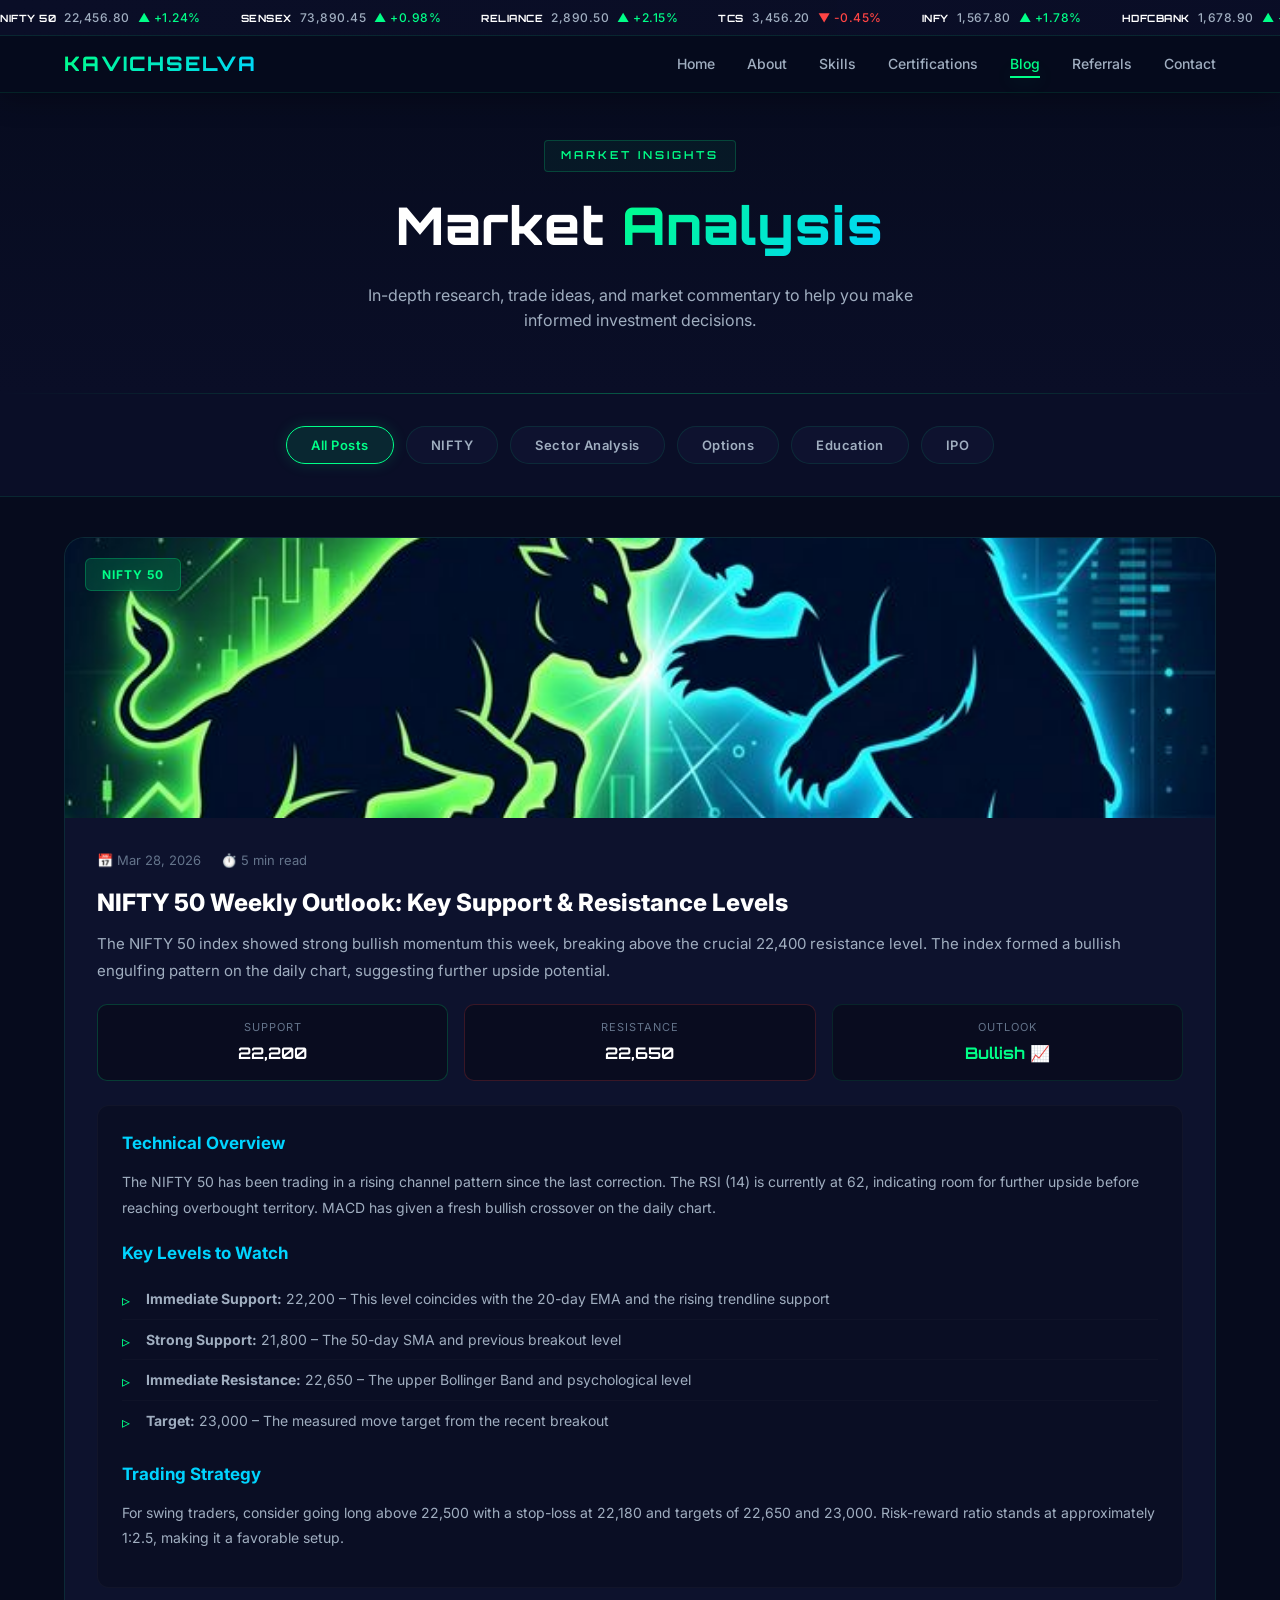
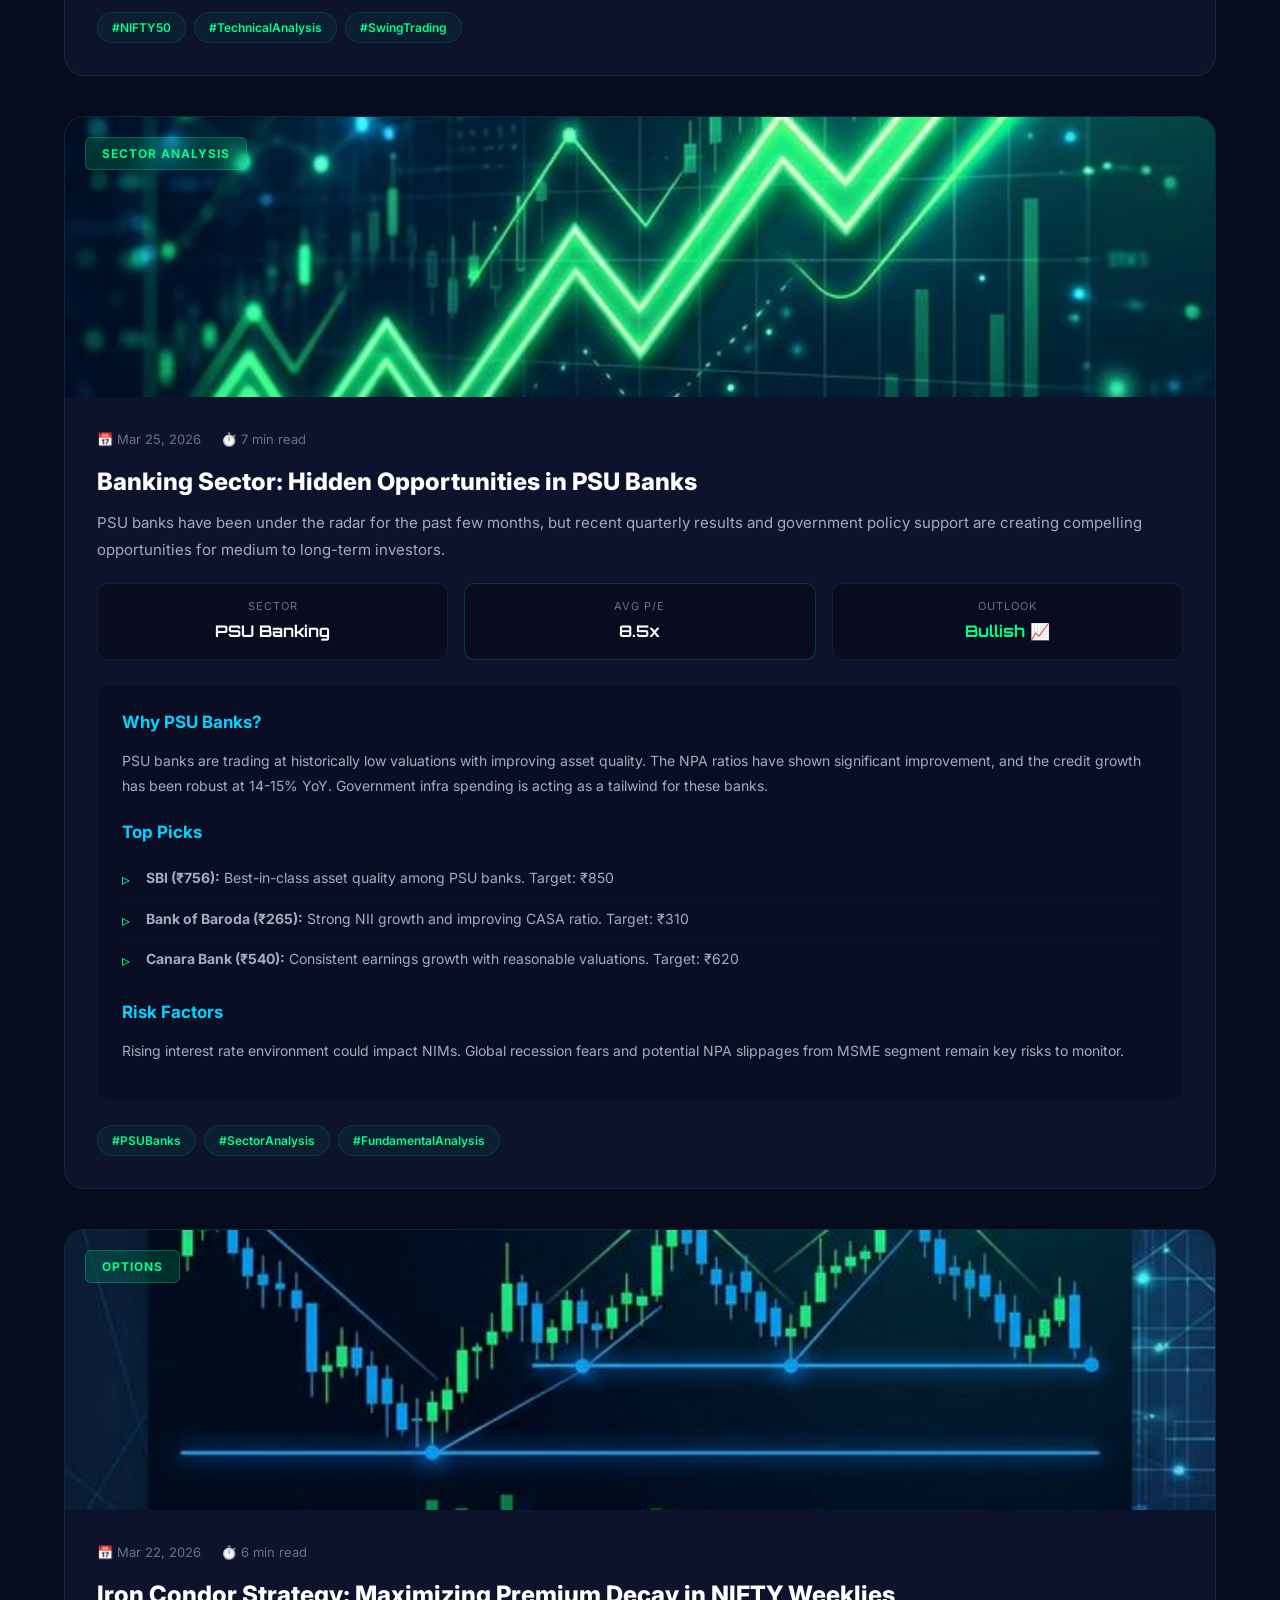
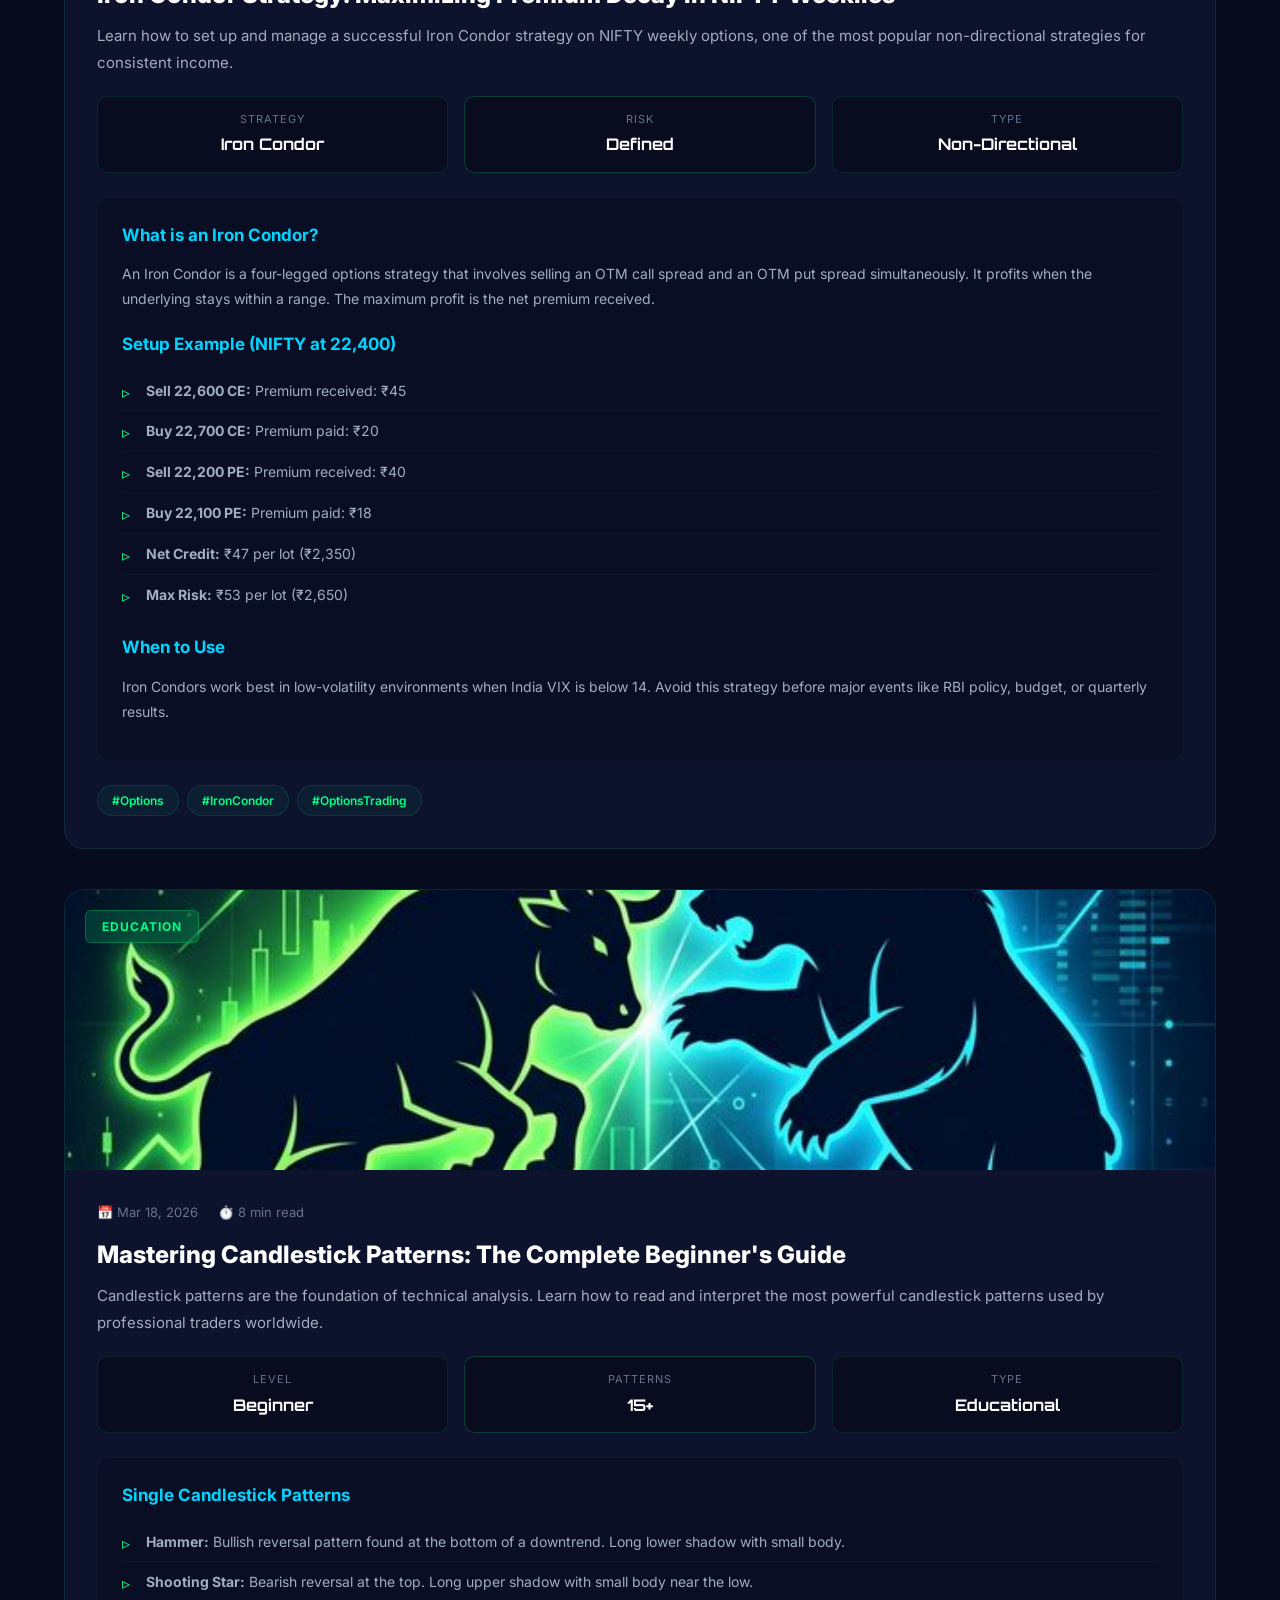
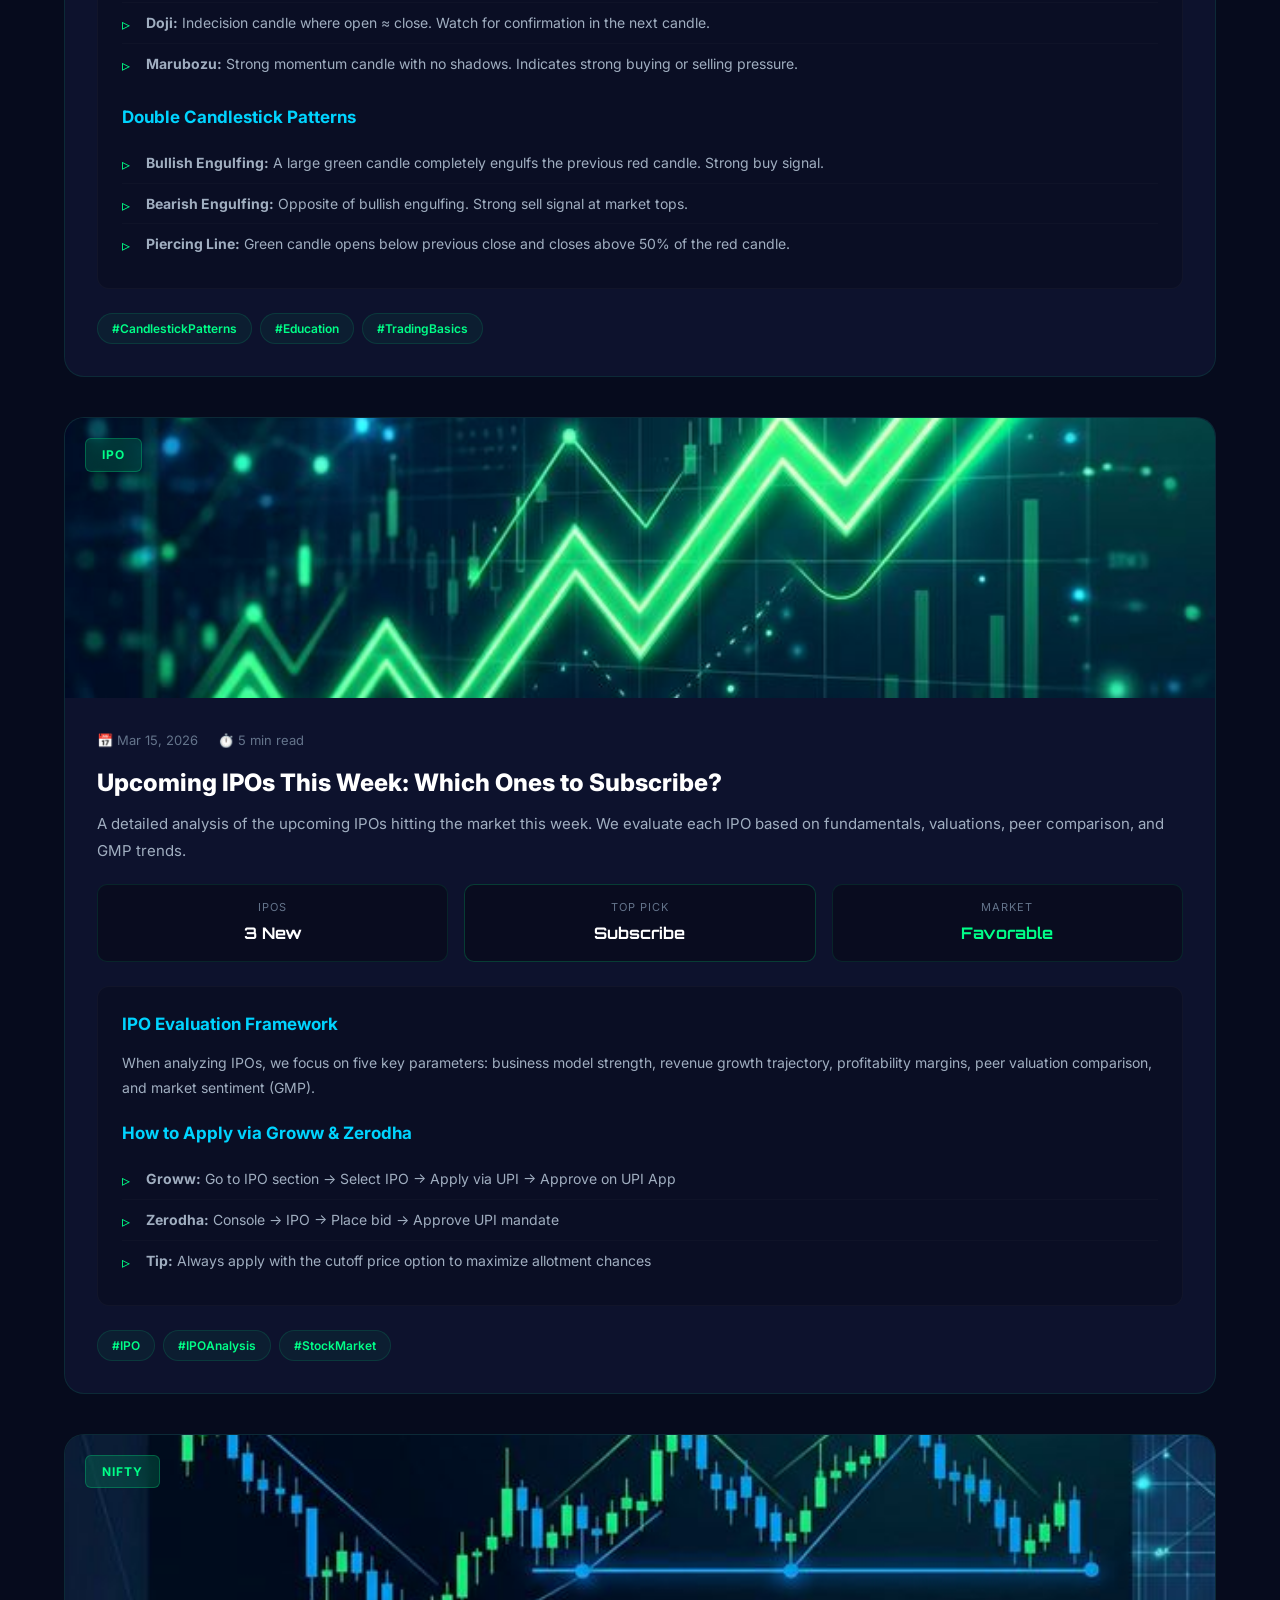
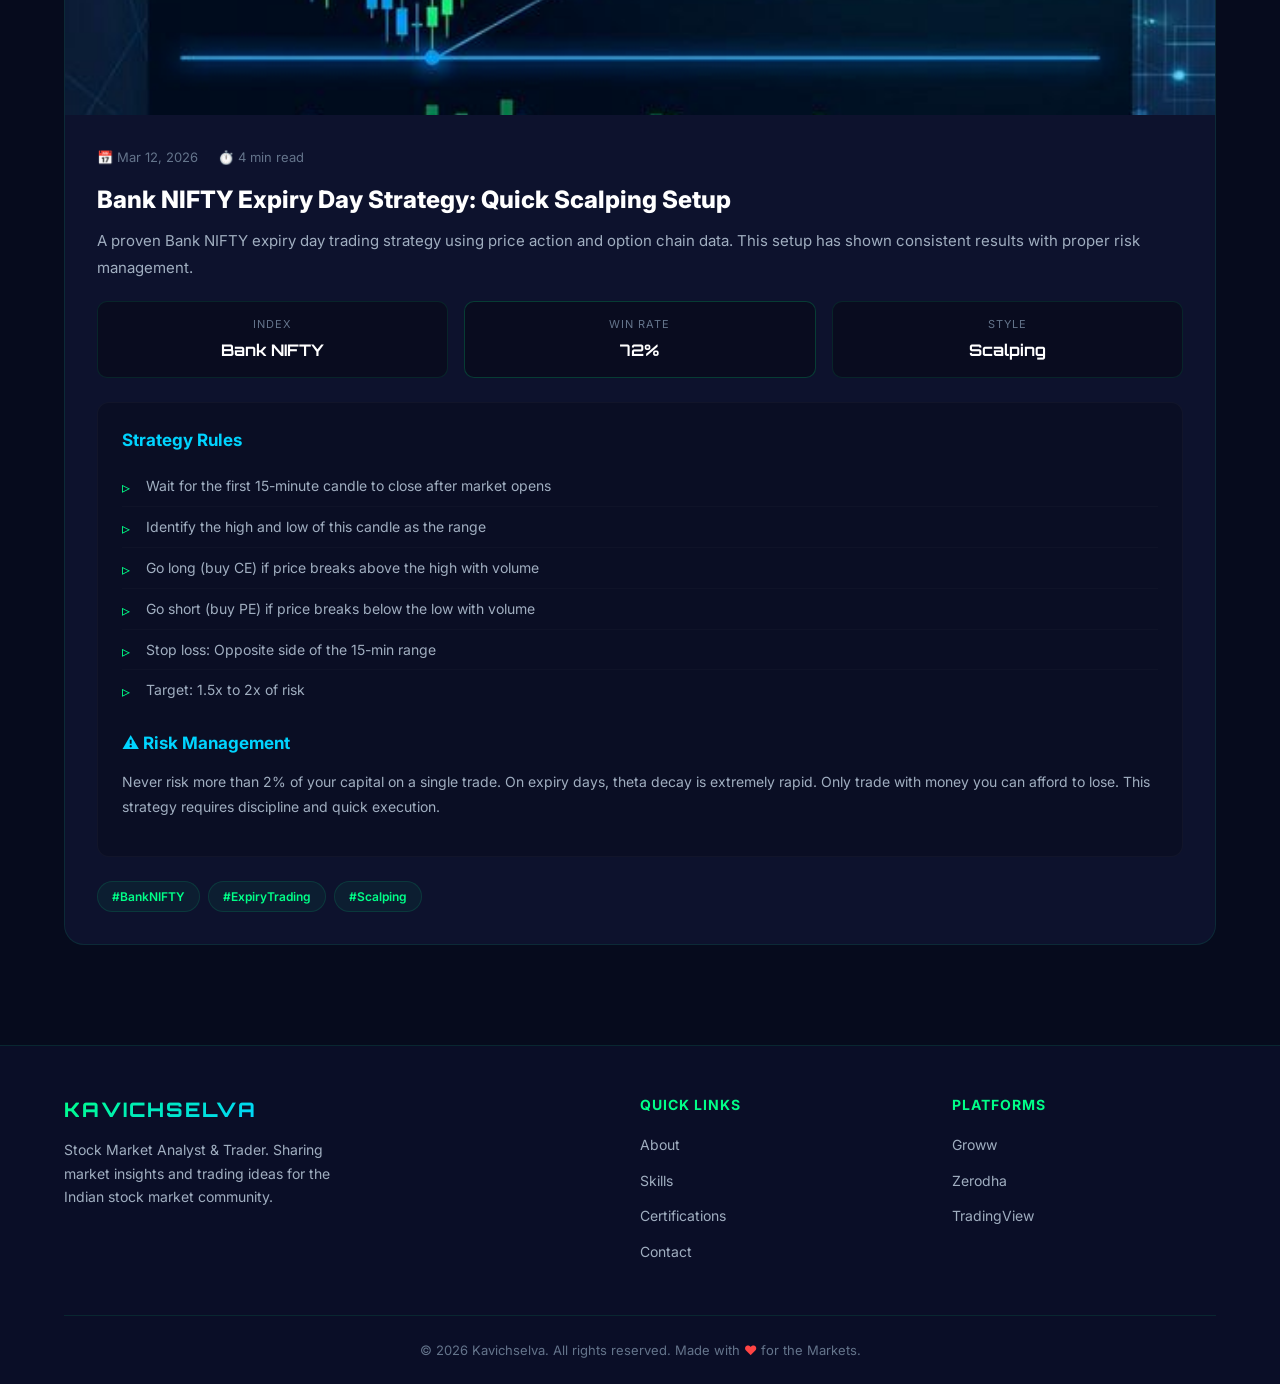
<file: blog.html>
<!DOCTYPE html>
<html lang="en">
<head>
    <meta charset="UTF-8">
    <meta name="viewport" content="width=device-width, initial-scale=1.0">
    <meta name="description" content="Market Analysis & Trading Insights by Kavichselva. In-depth technical and fundamental analysis of Indian stock markets.">
    <title>Market Analysis | Kavichselva</title>
    <link rel="stylesheet" href="style.css">
    <link rel="stylesheet" href="blog.css">
    <link rel="icon" href="data:image/svg+xml,<svg xmlns='http://www.w3.org/2000/svg' viewBox='0 0 100 100'><text y='.9em' font-size='90'>📈</text></svg>">
</head>
<body>

    <!-- ===== STOCK TICKER BAR ===== -->
    <div class="ticker-bar" id="ticker-bar">
        <div class="ticker-content" id="ticker-content"></div>
    </div>

    <!-- ===== NAVBAR ===== -->
    <nav class="navbar scrolled" id="navbar">
        <div class="nav-container">
            <a href="index.html" class="nav-logo">KAVICHSELVA</a>
            <ul class="nav-links" id="nav-links">
                <li><a href="index.html">Home</a></li>
                <li><a href="index.html#about">About</a></li>
                <li><a href="index.html#skills">Skills</a></li>
                <li><a href="index.html#certifications">Certifications</a></li>
                <li><a href="#" class="active">Blog</a></li>
                <li><a href="index.html#referrals">Referrals</a></li>
                <li><a href="index.html#contact">Contact</a></li>
            </ul>
            <div class="hamburger" id="hamburger">
                <span></span>
                <span></span>
                <span></span>
            </div>
        </div>
    </nav>

    <!-- ===== BLOG HERO ===== -->
    <section class="blog-hero">
        <div class="container">
            <div class="blog-hero-content">
                <span class="section-tag">Market Insights</span>
                <h1 class="section-title" style="font-size: clamp(32px, 5vw, 52px);">Market <span class="highlight">Analysis</span></h1>
                <p class="section-desc">In-depth research, trade ideas, and market commentary to help you make informed investment decisions.</p>
            </div>
        </div>
    </section>

    <!-- ===== BLOG FILTERS ===== -->
    <section class="blog-filters-section">
        <div class="container">
            <div class="blog-filters" id="blog-filters">
                <button class="filter-btn active" data-filter="all">All Posts</button>
                <button class="filter-btn" data-filter="nifty">NIFTY</button>
                <button class="filter-btn" data-filter="sector">Sector Analysis</button>
                <button class="filter-btn" data-filter="options">Options</button>
                <button class="filter-btn" data-filter="education">Education</button>
                <button class="filter-btn" data-filter="ipo">IPO</button>
            </div>
        </div>
    </section>

    <!-- ===== BLOG POSTS ===== -->
    <section class="section blog-posts-section">
        <div class="container">
            <div class="blog-posts-grid" id="blog-posts-grid">

                <!-- Post 1 -->
                <article class="blog-post-card reveal" data-category="nifty">
                    <div class="post-image">
                        <img src="images/blog-1.png" alt="NIFTY 50 Analysis">
                        <div class="post-category">NIFTY 50</div>
                    </div>
                    <div class="post-content">
                        <div class="post-meta">
                            <span class="post-date">📅 Mar 28, 2026</span>
                            <span class="post-read">⏱️ 5 min read</span>
                        </div>
                        <h2>NIFTY 50 Weekly Outlook: Key Support & Resistance Levels</h2>
                        <p>The NIFTY 50 index showed strong bullish momentum this week, breaking above the crucial 22,400 resistance level. The index formed a bullish engulfing pattern on the daily chart, suggesting further upside potential.</p>
                        <div class="post-highlights">
                            <div class="highlight-item gain">
                                <span class="hl-label">Support</span>
                                <span class="hl-value">22,200</span>
                            </div>
                            <div class="highlight-item loss">
                                <span class="hl-label">Resistance</span>
                                <span class="hl-value">22,650</span>
                            </div>
                            <div class="highlight-item">
                                <span class="hl-label">Outlook</span>
                                <span class="hl-value gain-text">Bullish 📈</span>
                            </div>
                        </div>
                        <div class="post-body">
                            <h3>Technical Overview</h3>
                            <p>The NIFTY 50 has been trading in a rising channel pattern since the last correction. The RSI (14) is currently at 62, indicating room for further upside before reaching overbought territory. MACD has given a fresh bullish crossover on the daily chart.</p>
                            <h3>Key Levels to Watch</h3>
                            <ul>
                                <li><strong>Immediate Support:</strong> 22,200 – This level coincides with the 20-day EMA and the rising trendline support</li>
                                <li><strong>Strong Support:</strong> 21,800 – The 50-day SMA and previous breakout level</li>
                                <li><strong>Immediate Resistance:</strong> 22,650 – The upper Bollinger Band and psychological level</li>
                                <li><strong>Target:</strong> 23,000 – The measured move target from the recent breakout</li>
                            </ul>
                            <h3>Trading Strategy</h3>
                            <p>For swing traders, consider going long above 22,500 with a stop-loss at 22,180 and targets of 22,650 and 23,000. Risk-reward ratio stands at approximately 1:2.5, making it a favorable setup.</p>
                        </div>
                        <div class="post-tags">
                            <span class="tag">#NIFTY50</span>
                            <span class="tag">#TechnicalAnalysis</span>
                            <span class="tag">#SwingTrading</span>
                        </div>
                    </div>
                </article>

                <!-- Post 2 -->
                <article class="blog-post-card reveal" data-category="sector">
                    <div class="post-image">
                        <img src="images/blog-2.png" alt="Banking Sector">
                        <div class="post-category">Sector Analysis</div>
                    </div>
                    <div class="post-content">
                        <div class="post-meta">
                            <span class="post-date">📅 Mar 25, 2026</span>
                            <span class="post-read">⏱️ 7 min read</span>
                        </div>
                        <h2>Banking Sector: Hidden Opportunities in PSU Banks</h2>
                        <p>PSU banks have been under the radar for the past few months, but recent quarterly results and government policy support are creating compelling opportunities for medium to long-term investors.</p>
                        <div class="post-highlights">
                            <div class="highlight-item">
                                <span class="hl-label">Sector</span>
                                <span class="hl-value">PSU Banking</span>
                            </div>
                            <div class="highlight-item gain">
                                <span class="hl-label">Avg P/E</span>
                                <span class="hl-value">8.5x</span>
                            </div>
                            <div class="highlight-item">
                                <span class="hl-label">Outlook</span>
                                <span class="hl-value gain-text">Bullish 📈</span>
                            </div>
                        </div>
                        <div class="post-body">
                            <h3>Why PSU Banks?</h3>
                            <p>PSU banks are trading at historically low valuations with improving asset quality. The NPA ratios have shown significant improvement, and the credit growth has been robust at 14-15% YoY. Government infra spending is acting as a tailwind for these banks.</p>
                            <h3>Top Picks</h3>
                            <ul>
                                <li><strong>SBI (₹756):</strong> Best-in-class asset quality among PSU banks. Target: ₹850</li>
                                <li><strong>Bank of Baroda (₹265):</strong> Strong NII growth and improving CASA ratio. Target: ₹310</li>
                                <li><strong>Canara Bank (₹540):</strong> Consistent earnings growth with reasonable valuations. Target: ₹620</li>
                            </ul>
                            <h3>Risk Factors</h3>
                            <p>Rising interest rate environment could impact NIMs. Global recession fears and potential NPA slippages from MSME segment remain key risks to monitor.</p>
                        </div>
                        <div class="post-tags">
                            <span class="tag">#PSUBanks</span>
                            <span class="tag">#SectorAnalysis</span>
                            <span class="tag">#FundamentalAnalysis</span>
                        </div>
                    </div>
                </article>

                <!-- Post 3 -->
                <article class="blog-post-card reveal" data-category="options">
                    <div class="post-image">
                        <img src="images/blog-3.png" alt="Options Strategy">
                        <div class="post-category">Options</div>
                    </div>
                    <div class="post-content">
                        <div class="post-meta">
                            <span class="post-date">📅 Mar 22, 2026</span>
                            <span class="post-read">⏱️ 6 min read</span>
                        </div>
                        <h2>Iron Condor Strategy: Maximizing Premium Decay in NIFTY Weeklies</h2>
                        <p>Learn how to set up and manage a successful Iron Condor strategy on NIFTY weekly options, one of the most popular non-directional strategies for consistent income.</p>
                        <div class="post-highlights">
                            <div class="highlight-item">
                                <span class="hl-label">Strategy</span>
                                <span class="hl-value">Iron Condor</span>
                            </div>
                            <div class="highlight-item gain">
                                <span class="hl-label">Risk</span>
                                <span class="hl-value">Defined</span>
                            </div>
                            <div class="highlight-item">
                                <span class="hl-label">Type</span>
                                <span class="hl-value">Non-Directional</span>
                            </div>
                        </div>
                        <div class="post-body">
                            <h3>What is an Iron Condor?</h3>
                            <p>An Iron Condor is a four-legged options strategy that involves selling an OTM call spread and an OTM put spread simultaneously. It profits when the underlying stays within a range. The maximum profit is the net premium received.</p>
                            <h3>Setup Example (NIFTY at 22,400)</h3>
                            <ul>
                                <li><strong>Sell 22,600 CE:</strong> Premium received: ₹45</li>
                                <li><strong>Buy 22,700 CE:</strong> Premium paid: ₹20</li>
                                <li><strong>Sell 22,200 PE:</strong> Premium received: ₹40</li>
                                <li><strong>Buy 22,100 PE:</strong> Premium paid: ₹18</li>
                                <li><strong>Net Credit:</strong> ₹47 per lot (₹2,350)</li>
                                <li><strong>Max Risk:</strong> ₹53 per lot (₹2,650)</li>
                            </ul>
                            <h3>When to Use</h3>
                            <p>Iron Condors work best in low-volatility environments when India VIX is below 14. Avoid this strategy before major events like RBI policy, budget, or quarterly results.</p>
                        </div>
                        <div class="post-tags">
                            <span class="tag">#Options</span>
                            <span class="tag">#IronCondor</span>
                            <span class="tag">#OptionsTrading</span>
                        </div>
                    </div>
                </article>

                <!-- Post 4 -->
                <article class="blog-post-card reveal" data-category="education">
                    <div class="post-image">
                        <img src="images/blog-1.png" alt="Candlestick Patterns">
                        <div class="post-category">Education</div>
                    </div>
                    <div class="post-content">
                        <div class="post-meta">
                            <span class="post-date">📅 Mar 18, 2026</span>
                            <span class="post-read">⏱️ 8 min read</span>
                        </div>
                        <h2>Mastering Candlestick Patterns: The Complete Beginner's Guide</h2>
                        <p>Candlestick patterns are the foundation of technical analysis. Learn how to read and interpret the most powerful candlestick patterns used by professional traders worldwide.</p>
                        <div class="post-highlights">
                            <div class="highlight-item">
                                <span class="hl-label">Level</span>
                                <span class="hl-value">Beginner</span>
                            </div>
                            <div class="highlight-item gain">
                                <span class="hl-label">Patterns</span>
                                <span class="hl-value">15+</span>
                            </div>
                            <div class="highlight-item">
                                <span class="hl-label">Type</span>
                                <span class="hl-value">Educational</span>
                            </div>
                        </div>
                        <div class="post-body">
                            <h3>Single Candlestick Patterns</h3>
                            <ul>
                                <li><strong>Hammer:</strong> Bullish reversal pattern found at the bottom of a downtrend. Long lower shadow with small body.</li>
                                <li><strong>Shooting Star:</strong> Bearish reversal at the top. Long upper shadow with small body near the low.</li>
                                <li><strong>Doji:</strong> Indecision candle where open ≈ close. Watch for confirmation in the next candle.</li>
                                <li><strong>Marubozu:</strong> Strong momentum candle with no shadows. Indicates strong buying or selling pressure.</li>
                            </ul>
                            <h3>Double Candlestick Patterns</h3>
                            <ul>
                                <li><strong>Bullish Engulfing:</strong> A large green candle completely engulfs the previous red candle. Strong buy signal.</li>
                                <li><strong>Bearish Engulfing:</strong> Opposite of bullish engulfing. Strong sell signal at market tops.</li>
                                <li><strong>Piercing Line:</strong> Green candle opens below previous close and closes above 50% of the red candle.</li>
                            </ul>
                        </div>
                        <div class="post-tags">
                            <span class="tag">#CandlestickPatterns</span>
                            <span class="tag">#Education</span>
                            <span class="tag">#TradingBasics</span>
                        </div>
                    </div>
                </article>

                <!-- Post 5 -->
                <article class="blog-post-card reveal" data-category="ipo">
                    <div class="post-image">
                        <img src="images/blog-2.png" alt="IPO Analysis">
                        <div class="post-category">IPO</div>
                    </div>
                    <div class="post-content">
                        <div class="post-meta">
                            <span class="post-date">📅 Mar 15, 2026</span>
                            <span class="post-read">⏱️ 5 min read</span>
                        </div>
                        <h2>Upcoming IPOs This Week: Which Ones to Subscribe?</h2>
                        <p>A detailed analysis of the upcoming IPOs hitting the market this week. We evaluate each IPO based on fundamentals, valuations, peer comparison, and GMP trends.</p>
                        <div class="post-highlights">
                            <div class="highlight-item">
                                <span class="hl-label">IPOs</span>
                                <span class="hl-value">3 New</span>
                            </div>
                            <div class="highlight-item gain">
                                <span class="hl-label">Top Pick</span>
                                <span class="hl-value">Subscribe</span>
                            </div>
                            <div class="highlight-item">
                                <span class="hl-label">Market</span>
                                <span class="hl-value gain-text">Favorable</span>
                            </div>
                        </div>
                        <div class="post-body">
                            <h3>IPO Evaluation Framework</h3>
                            <p>When analyzing IPOs, we focus on five key parameters: business model strength, revenue growth trajectory, profitability margins, peer valuation comparison, and market sentiment (GMP).</p>
                            <h3>How to Apply via Groww & Zerodha</h3>
                            <ul>
                                <li><strong>Groww:</strong> Go to IPO section → Select IPO → Apply via UPI → Approve on UPI App</li>
                                <li><strong>Zerodha:</strong> Console → IPO → Place bid → Approve UPI mandate</li>
                                <li><strong>Tip:</strong> Always apply with the cutoff price option to maximize allotment chances</li>
                            </ul>
                        </div>
                        <div class="post-tags">
                            <span class="tag">#IPO</span>
                            <span class="tag">#IPOAnalysis</span>
                            <span class="tag">#StockMarket</span>
                        </div>
                    </div>
                </article>

                <!-- Post 6 -->
                <article class="blog-post-card reveal" data-category="nifty">
                    <div class="post-image">
                        <img src="images/blog-3.png" alt="Bank NIFTY Analysis">
                        <div class="post-category">NIFTY</div>
                    </div>
                    <div class="post-content">
                        <div class="post-meta">
                            <span class="post-date">📅 Mar 12, 2026</span>
                            <span class="post-read">⏱️ 4 min read</span>
                        </div>
                        <h2>Bank NIFTY Expiry Day Strategy: Quick Scalping Setup</h2>
                        <p>A proven Bank NIFTY expiry day trading strategy using price action and option chain data. This setup has shown consistent results with proper risk management.</p>
                        <div class="post-highlights">
                            <div class="highlight-item">
                                <span class="hl-label">Index</span>
                                <span class="hl-value">Bank NIFTY</span>
                            </div>
                            <div class="highlight-item gain">
                                <span class="hl-label">Win Rate</span>
                                <span class="hl-value">72%</span>
                            </div>
                            <div class="highlight-item">
                                <span class="hl-label">Style</span>
                                <span class="hl-value">Scalping</span>
                            </div>
                        </div>
                        <div class="post-body">
                            <h3>Strategy Rules</h3>
                            <ul>
                                <li>Wait for the first 15-minute candle to close after market opens</li>
                                <li>Identify the high and low of this candle as the range</li>
                                <li>Go long (buy CE) if price breaks above the high with volume</li>
                                <li>Go short (buy PE) if price breaks below the low with volume</li>
                                <li>Stop loss: Opposite side of the 15-min range</li>
                                <li>Target: 1.5x to 2x of risk</li>
                            </ul>
                            <h3>⚠️ Risk Management</h3>
                            <p>Never risk more than 2% of your capital on a single trade. On expiry days, theta decay is extremely rapid. Only trade with money you can afford to lose. This strategy requires discipline and quick execution.</p>
                        </div>
                        <div class="post-tags">
                            <span class="tag">#BankNIFTY</span>
                            <span class="tag">#ExpiryTrading</span>
                            <span class="tag">#Scalping</span>
                        </div>
                    </div>
                </article>

            </div>
        </div>
    </section>

    <!-- ===== FOOTER ===== -->
    <footer class="footer">
        <div class="container">
            <div class="footer-content">
                <div class="footer-brand">
                    <a href="index.html" class="nav-logo">KAVICHSELVA</a>
                    <p>Stock Market Analyst & Trader. Sharing market insights and trading ideas for the Indian stock market community.</p>
                </div>
                <div class="footer-column">
                    <h4>Quick Links</h4>
                    <ul>
                        <li><a href="index.html#about">About</a></li>
                        <li><a href="index.html#skills">Skills</a></li>
                        <li><a href="index.html#certifications">Certifications</a></li>
                        <li><a href="index.html#contact">Contact</a></li>
                    </ul>
                </div>
                <div class="footer-column">
                    <h4>Platforms</h4>
                    <ul>
                        <li><a href="https://groww.in/refer" target="_blank">Groww</a></li>
                        <li><a href="https://zerodha.com/refer" target="_blank">Zerodha</a></li>
                        <li><a href="https://www.tradingview.com" target="_blank">TradingView</a></li>
                    </ul>
                </div>
            </div>
            <div class="footer-bottom">
                <p>© 2026 Kavichselva. All rights reserved. Made with <span class="heartbeat">❤️</span> for the Markets.</p>
            </div>
        </div>
    </footer>

    <script src="blog.js"></script>
</body>
</html>
</file>
<file: style.css>
/* ===== IMPORTS ===== */
@import url('https://fonts.googleapis.com/css2?family=Inter:wght@300;400;500;600;700;800;900&family=Orbitron:wght@400;500;600;700;800;900&display=swap');

/* ===== CSS VARIABLES ===== */
:root {
    --bg-primary: #060b1d;
    --bg-secondary: #0a0e27;
    --bg-card: rgba(15, 20, 50, 0.8);
    --bg-glass: rgba(10, 14, 39, 0.6);
    --accent-green: #00ff88;
    --accent-blue: #007bff;
    --accent-cyan: #00d4ff;
    --accent-purple: #8b5cf6;
    --gain: #00ff88;
    --loss: #ff4444;
    --text-primary: #ffffff;
    --text-secondary: #a0aec0;
    --text-muted: #64748b;
    --border-color: rgba(0, 255, 136, 0.1);
    --glow-green: 0 0 20px rgba(0, 255, 136, 0.3);
    --glow-blue: 0 0 20px rgba(0, 123, 255, 0.3);
    --font-primary: 'Inter', sans-serif;
    --font-display: 'Orbitron', sans-serif;
    --transition: all 0.3s cubic-bezier(0.25, 0.46, 0.45, 0.94);
}

/* ===== RESET ===== */
*, *::before, *::after {
    margin: 0;
    padding: 0;
    box-sizing: border-box;
}

html {
    scroll-behavior: smooth;
    scrollbar-width: thin;
    scrollbar-color: var(--accent-green) var(--bg-primary);
}

::-webkit-scrollbar { width: 6px; }
::-webkit-scrollbar-track { background: var(--bg-primary); }
::-webkit-scrollbar-thumb { background: var(--accent-green); border-radius: 3px; }

body {
    font-family: var(--font-primary);
    background: var(--bg-primary);
    color: var(--text-primary);
    overflow-x: hidden;
    line-height: 1.6;
}

a {
    text-decoration: none;
    color: inherit;
}

img {
    max-width: 100%;
    height: auto;
}

/* ===== STOCK TICKER ===== */
.ticker-bar {
    position: fixed;
    top: 0;
    left: 0;
    width: 100%;
    background: linear-gradient(90deg, var(--bg-secondary), rgba(10, 14, 39, 0.95));
    border-bottom: 1px solid var(--border-color);
    z-index: 1000;
    overflow: hidden;
    height: 36px;
    display: flex;
    align-items: center;
    backdrop-filter: blur(20px);
}

.ticker-content {
    display: flex;
    animation: ticker-scroll 30s linear infinite;
    white-space: nowrap;
    gap: 40px;
}

.ticker-item {
    display: flex;
    align-items: center;
    gap: 8px;
    font-size: 12px;
    font-weight: 500;
    letter-spacing: 0.5px;
}

.ticker-item .symbol {
    color: var(--text-primary);
    font-weight: 700;
    font-family: var(--font-display);
    font-size: 10px;
}

.ticker-item .price { color: var(--text-secondary); }
.ticker-item .change.up { color: var(--gain); }
.ticker-item .change.down { color: var(--loss); }

@keyframes ticker-scroll {
    0% { transform: translateX(0); }
    100% { transform: translateX(-50%); }
}

/* ===== NAVBAR ===== */
.navbar {
    position: fixed;
    top: 36px;
    left: 0;
    width: 100%;
    padding: 12px 0;
    z-index: 999;
    transition: var(--transition);
    background: transparent;
}

.navbar.scrolled {
    background: rgba(6, 11, 29, 0.95);
    backdrop-filter: blur(20px);
    border-bottom: 1px solid var(--border-color);
    box-shadow: 0 4px 30px rgba(0, 0, 0, 0.3);
}

.nav-container {
    max-width: 1200px;
    margin: 0 auto;
    padding: 0 24px;
    display: flex;
    justify-content: space-between;
    align-items: center;
}

.nav-logo {
    font-family: var(--font-display);
    font-size: 20px;
    font-weight: 800;
    background: linear-gradient(135deg, var(--accent-green), var(--accent-cyan));
    -webkit-background-clip: text;
    -webkit-text-fill-color: transparent;
    background-clip: text;
    letter-spacing: 2px;
}

.nav-links {
    display: flex;
    list-style: none;
    gap: 32px;
}

.nav-links a {
    font-size: 14px;
    font-weight: 500;
    color: var(--text-secondary);
    transition: var(--transition);
    position: relative;
    padding: 4px 0;
}

.nav-links a::after {
    content: '';
    position: absolute;
    bottom: -2px;
    left: 0;
    width: 0;
    height: 2px;
    background: var(--accent-green);
    transition: width 0.3s ease;
    box-shadow: var(--glow-green);
}

.nav-links a:hover,
.nav-links a.active {
    color: var(--accent-green);
}

.nav-links a:hover::after,
.nav-links a.active::after {
    width: 100%;
}

/* Hamburger */
.hamburger {
    display: none;
    flex-direction: column;
    gap: 5px;
    cursor: pointer;
    z-index: 1001;
}

.hamburger span {
    width: 25px;
    height: 2px;
    background: var(--text-primary);
    transition: var(--transition);
    border-radius: 2px;
}

.hamburger.active span:nth-child(1) { transform: rotate(45deg) translate(5px, 5px); }
.hamburger.active span:nth-child(2) { opacity: 0; }
.hamburger.active span:nth-child(3) { transform: rotate(-45deg) translate(5px, -5px); }

/* ===== PARTICLES CANVAS ===== */
#particles-canvas {
    position: fixed;
    top: 0;
    left: 0;
    width: 100%;
    height: 100%;
    z-index: 0;
    pointer-events: none;
}

/* ===== HERO SECTION ===== */
.hero {
    min-height: 100vh;
    display: flex;
    align-items: center;
    justify-content: center;
    position: relative;
    padding-top: 100px;
    overflow: hidden;
}

.hero-bg {
    position: absolute;
    inset: 0;
    background: url('images/hero-bg.png') center/cover no-repeat;
    opacity: 0.15;
    z-index: 0;
}

.hero-gradient {
    position: absolute;
    inset: 0;
    background: radial-gradient(ellipse at 30% 50%, rgba(0, 255, 136, 0.08) 0%, transparent 60%),
                radial-gradient(ellipse at 70% 30%, rgba(0, 123, 255, 0.06) 0%, transparent 50%);
    z-index: 1;
}

.hero-content {
    position: relative;
    z-index: 2;
    text-align: center;
    max-width: 900px;
    padding: 0 24px;
}

.hero-badge {
    display: inline-flex;
    align-items: center;
    gap: 8px;
    padding: 8px 20px;
    border-radius: 50px;
    background: rgba(0, 255, 136, 0.08);
    border: 1px solid rgba(0, 255, 136, 0.2);
    color: var(--accent-green);
    font-size: 13px;
    font-weight: 600;
    letter-spacing: 1px;
    text-transform: uppercase;
    margin-bottom: 24px;
    animation: pulse-border 2s ease-in-out infinite;
}

@keyframes pulse-border {
    0%, 100% { border-color: rgba(0, 255, 136, 0.2); box-shadow: none; }
    50% { border-color: rgba(0, 255, 136, 0.5); box-shadow: 0 0 15px rgba(0, 255, 136, 0.1); }
}

.hero-title {
    font-family: var(--font-display);
    font-size: clamp(36px, 6vw, 72px);
    font-weight: 900;
    line-height: 1.1;
    margin-bottom: 20px;
    letter-spacing: 2px;
}

.hero-title .name {
    background: linear-gradient(135deg, var(--accent-green) 0%, var(--accent-cyan) 50%, var(--accent-blue) 100%);
    -webkit-background-clip: text;
    -webkit-text-fill-color: transparent;
    background-clip: text;
}

.hero-subtitle {
    font-size: clamp(16px, 2vw, 22px);
    color: var(--text-secondary);
    margin-bottom: 16px;
    font-weight: 300;
}

.typing-text {
    font-size: 18px;
    color: var(--accent-green);
    font-weight: 500;
    min-height: 28px;
    margin-bottom: 36px;
}

.typing-text .cursor {
    animation: blink 0.8s infinite;
    color: var(--accent-green);
}

@keyframes blink {
    0%, 100% { opacity: 1; }
    50% { opacity: 0; }
}

.hero-cta {
    display: flex;
    gap: 16px;
    justify-content: center;
    flex-wrap: wrap;
}

.btn {
    padding: 14px 32px;
    border-radius: 8px;
    font-size: 14px;
    font-weight: 600;
    cursor: pointer;
    transition: var(--transition);
    border: none;
    display: inline-flex;
    align-items: center;
    gap: 8px;
    letter-spacing: 0.5px;
    text-transform: uppercase;
    font-family: var(--font-primary);
}

.btn-primary {
    background: linear-gradient(135deg, var(--accent-green), #00cc6a);
    color: var(--bg-primary);
    box-shadow: 0 4px 20px rgba(0, 255, 136, 0.3);
}

.btn-primary:hover {
    transform: translateY(-3px);
    box-shadow: 0 8px 30px rgba(0, 255, 136, 0.5);
}

.btn-outline {
    background: transparent;
    color: var(--accent-green);
    border: 1px solid var(--accent-green);
}

.btn-outline:hover {
    background: rgba(0, 255, 136, 0.1);
    transform: translateY(-3px);
    box-shadow: 0 8px 30px rgba(0, 255, 136, 0.2);
}

.hero-scroll-indicator {
    position: absolute;
    bottom: 40px;
    left: 50%;
    transform: translateX(-50%);
    z-index: 2;
    animation: float 3s ease-in-out infinite;
}

.scroll-mouse {
    width: 24px;
    height: 36px;
    border: 2px solid var(--accent-green);
    border-radius: 12px;
    display: flex;
    justify-content: center;
    padding-top: 6px;
}

.scroll-dot {
    width: 4px;
    height: 8px;
    background: var(--accent-green);
    border-radius: 2px;
    animation: scroll-down 2s ease-in-out infinite;
}

@keyframes float {
    0%, 100% { transform: translateX(-50%) translateY(0); }
    50% { transform: translateX(-50%) translateY(-10px); }
}

@keyframes scroll-down {
    0% { transform: translateY(0); opacity: 1; }
    100% { transform: translateY(10px); opacity: 0; }
}

/* ===== SECTION COMMON ===== */
.section {
    padding: 100px 0;
    position: relative;
    z-index: 2;
}

.container {
    max-width: 1200px;
    margin: 0 auto;
    padding: 0 24px;
}

.section-header {
    text-align: center;
    margin-bottom: 64px;
}

.section-tag {
    display: inline-block;
    font-family: var(--font-display);
    font-size: 11px;
    font-weight: 600;
    letter-spacing: 3px;
    text-transform: uppercase;
    color: var(--accent-green);
    margin-bottom: 12px;
    padding: 6px 16px;
    border: 1px solid rgba(0, 255, 136, 0.2);
    border-radius: 4px;
    background: rgba(0, 255, 136, 0.05);
}

.section-title {
    font-family: var(--font-display);
    font-size: clamp(28px, 4vw, 42px);
    font-weight: 800;
    margin-bottom: 16px;
    letter-spacing: 1px;
}

.section-title .highlight {
    background: linear-gradient(135deg, var(--accent-green), var(--accent-cyan));
    -webkit-background-clip: text;
    -webkit-text-fill-color: transparent;
    background-clip: text;
}

.section-desc {
    color: var(--text-secondary);
    font-size: 16px;
    max-width: 600px;
    margin: 0 auto;
}

/* Section divider */
.section-divider {
    width: 100%;
    height: 1px;
    background: linear-gradient(90deg, transparent, var(--accent-green), transparent);
    opacity: 0.3;
}

/* ===== ABOUT SECTION ===== */
.about-grid {
    display: grid;
    grid-template-columns: 1fr 1.5fr;
    gap: 60px;
    align-items: center;
}

.about-image-wrapper {
    position: relative;
}

.about-image {
    width: 100%;
    max-width: 380px;
    border-radius: 16px;
    overflow: hidden;
    position: relative;
    border: 2px solid rgba(0, 255, 136, 0.15);
    box-shadow: 0 20px 60px rgba(0, 0, 0, 0.5), var(--glow-green);
}

.about-image img {
    width: 100%;
    display: block;
    transition: transform 0.5s ease;
}

.about-image:hover img {
    transform: scale(1.05);
}

.about-image::after {
    content: '';
    position: absolute;
    inset: 0;
    background: linear-gradient(180deg, transparent 60%, var(--bg-primary));
    pointer-events: none;
}

.about-floating-card {
    position: absolute;
    bottom: -20px;
    right: -20px;
    background: var(--bg-card);
    border: 1px solid var(--border-color);
    border-radius: 12px;
    padding: 16px 20px;
    backdrop-filter: blur(20px);
    display: flex;
    align-items: center;
    gap: 12px;
    box-shadow: 0 10px 40px rgba(0, 0, 0, 0.4);
    animation: float 4s ease-in-out infinite;
}

.about-floating-card .status-dot {
    width: 10px;
    height: 10px;
    background: var(--accent-green);
    border-radius: 50%;
    box-shadow: 0 0 10px var(--accent-green);
    animation: pulse 2s infinite;
}

@keyframes pulse {
    0%, 100% { box-shadow: 0 0 10px var(--accent-green); }
    50% { box-shadow: 0 0 25px var(--accent-green), 0 0 50px rgba(0, 255, 136, 0.2); }
}

.about-floating-card span {
    font-size: 13px;
    font-weight: 600;
    color: var(--accent-green);
}

.about-text h3 {
    font-size: 24px;
    font-weight: 700;
    margin-bottom: 16px;
}

.about-text p {
    color: var(--text-secondary);
    margin-bottom: 16px;
    line-height: 1.8;
}

.about-details {
    display: grid;
    grid-template-columns: 1fr 1fr;
    gap: 16px;
    margin-top: 24px;
}

.about-detail {
    display: flex;
    align-items: center;
    gap: 12px;
    padding: 12px 16px;
    background: var(--bg-card);
    border-radius: 8px;
    border: 1px solid var(--border-color);
    transition: var(--transition);
}

.about-detail:hover {
    border-color: rgba(0, 255, 136, 0.3);
    box-shadow: var(--glow-green);
}

.about-detail .icon {
    font-size: 20px;
}

.about-detail .label {
    font-size: 11px;
    color: var(--text-muted);
    text-transform: uppercase;
    letter-spacing: 1px;
}

.about-detail .value {
    font-size: 14px;
    font-weight: 600;
    color: var(--text-primary);
}

/* ===== SKILLS SECTION ===== */
#skills {
    background: linear-gradient(180deg, var(--bg-primary), var(--bg-secondary), var(--bg-primary));
}

.skills-grid {
    display: grid;
    grid-template-columns: repeat(auto-fit, minmax(280px, 1fr));
    gap: 24px;
}

.skill-card {
    background: var(--bg-card);
    border: 1px solid var(--border-color);
    border-radius: 16px;
    padding: 32px;
    transition: var(--transition);
    position: relative;
    overflow: hidden;
}

.skill-card::before {
    content: '';
    position: absolute;
    top: 0;
    left: 0;
    right: 0;
    height: 3px;
    background: linear-gradient(90deg, var(--accent-green), var(--accent-cyan));
    transform: scaleX(0);
    transition: transform 0.5s ease;
}

.skill-card:hover::before { transform: scaleX(1); }

.skill-card:hover {
    transform: translateY(-8px);
    border-color: rgba(0, 255, 136, 0.3);
    box-shadow: 0 20px 60px rgba(0, 0, 0, 0.4), var(--glow-green);
}

.skill-icon {
    width: 56px;
    height: 56px;
    border-radius: 12px;
    background: rgba(0, 255, 136, 0.08);
    display: flex;
    align-items: center;
    justify-content: center;
    font-size: 24px;
    margin-bottom: 20px;
    border: 1px solid rgba(0, 255, 136, 0.15);
}

.skill-card h3 {
    font-size: 18px;
    font-weight: 700;
    margin-bottom: 8px;
}

.skill-card p {
    color: var(--text-secondary);
    font-size: 14px;
    line-height: 1.7;
    margin-bottom: 16px;
}

.skill-tags {
    display: flex;
    flex-wrap: wrap;
    gap: 8px;
}

.skill-tag {
    padding: 4px 12px;
    border-radius: 20px;
    font-size: 11px;
    font-weight: 600;
    background: rgba(0, 255, 136, 0.06);
    color: var(--accent-green);
    border: 1px solid rgba(0, 255, 136, 0.15);
    letter-spacing: 0.5px;
}

/* ===== EDUCATION SECTION ===== */
.education-timeline {
    position: relative;
    max-width: 700px;
    margin: 0 auto;
}

.education-timeline::before {
    content: '';
    position: absolute;
    left: 24px;
    top: 0;
    bottom: 0;
    width: 2px;
    background: linear-gradient(180deg, var(--accent-green), var(--accent-blue), transparent);
}

.timeline-item {
    padding-left: 64px;
    position: relative;
    margin-bottom: 40px;
}

.timeline-dot {
    position: absolute;
    left: 16px;
    top: 8px;
    width: 18px;
    height: 18px;
    border-radius: 50%;
    background: var(--bg-primary);
    border: 3px solid var(--accent-green);
    box-shadow: 0 0 15px rgba(0, 255, 136, 0.3);
    z-index: 1;
}

.timeline-card {
    background: var(--bg-card);
    border: 1px solid var(--border-color);
    border-radius: 12px;
    padding: 28px;
    transition: var(--transition);
}

.timeline-card:hover {
    border-color: rgba(0, 255, 136, 0.3);
    box-shadow: var(--glow-green);
    transform: translateX(8px);
}

.timeline-year {
    font-family: var(--font-display);
    font-size: 12px;
    color: var(--accent-green);
    font-weight: 700;
    letter-spacing: 2px;
    margin-bottom: 8px;
}

.timeline-card h3 {
    font-size: 18px;
    font-weight: 700;
    margin-bottom: 6px;
}

.timeline-card .institution {
    color: var(--accent-cyan);
    font-size: 14px;
    font-weight: 500;
    margin-bottom: 8px;
}

.timeline-card p {
    color: var(--text-secondary);
    font-size: 14px;
    line-height: 1.7;
}

/* ===== CERTIFICATIONS ===== */
.cert-grid {
    display: grid;
    grid-template-columns: repeat(auto-fit, minmax(320px, 1fr));
    gap: 24px;
}

.cert-card {
    background: var(--bg-card);
    border: 1px solid var(--border-color);
    border-radius: 16px;
    padding: 28px;
    display: flex;
    gap: 20px;
    align-items: flex-start;
    transition: var(--transition);
}

.cert-card:hover {
    transform: translateY(-5px);
    border-color: rgba(0, 255, 136, 0.3);
    box-shadow: 0 15px 40px rgba(0, 0, 0, 0.3), var(--glow-green);
}

.cert-icon {
    width: 52px;
    height: 52px;
    min-width: 52px;
    border-radius: 12px;
    display: flex;
    align-items: center;
    justify-content: center;
    font-size: 24px;
    background: linear-gradient(135deg, rgba(0, 255, 136, 0.1), rgba(0, 212, 255, 0.1));
    border: 1px solid rgba(0, 255, 136, 0.15);
}

.cert-info h3 {
    font-size: 16px;
    font-weight: 700;
    margin-bottom: 4px;
}

.cert-info .issuer {
    color: var(--accent-cyan);
    font-size: 13px;
    font-weight: 500;
    margin-bottom: 8px;
}

.cert-info p {
    color: var(--text-secondary);
    font-size: 13px;
    line-height: 1.6;
}

.cert-badge {
    display: inline-flex;
    align-items: center;
    gap: 4px;
    margin-top: 8px;
    padding: 4px 10px;
    border-radius: 20px;
    background: rgba(0, 255, 136, 0.08);
    color: var(--accent-green);
    font-size: 11px;
    font-weight: 600;
}

/* Cert cards with image */
.cert-card-with-image {
    flex-direction: column;
}

.cert-preview {
    position: relative;
    width: 100%;
    height: 180px;
    border-radius: 10px;
    overflow: hidden;
    cursor: pointer;
    margin-bottom: 16px;
    border: 1px solid var(--border-color);
}

.cert-preview img {
    width: 100%;
    height: 100%;
    object-fit: cover;
    transition: transform 0.5s ease;
}

.cert-preview:hover img {
    transform: scale(1.08);
}

.cert-preview-overlay {
    position: absolute;
    inset: 0;
    background: rgba(0, 0, 0, 0.5);
    display: flex;
    align-items: center;
    justify-content: center;
    opacity: 0;
    transition: opacity 0.3s ease;
}

.cert-preview:hover .cert-preview-overlay {
    opacity: 1;
}

.cert-preview-overlay span {
    color: var(--accent-green);
    font-weight: 700;
    font-size: 14px;
    padding: 8px 20px;
    border: 1px solid var(--accent-green);
    border-radius: 8px;
    background: rgba(0, 0, 0, 0.4);
    backdrop-filter: blur(5px);
}

/* Certificate Lightbox Modal */
.cert-modal {
    display: none;
    position: fixed;
    inset: 0;
    z-index: 10000;
    background: rgba(0, 0, 0, 0.9);
    backdrop-filter: blur(10px);
    align-items: center;
    justify-content: center;
    padding: 40px;
}

.cert-modal.active {
    display: flex;
    animation: fadeIn 0.3s ease;
}

@keyframes fadeIn {
    from { opacity: 0; }
    to { opacity: 1; }
}

.cert-modal-content {
    position: relative;
    max-width: 900px;
    max-height: 90vh;
    border-radius: 16px;
    overflow: hidden;
    border: 2px solid rgba(0, 255, 136, 0.2);
    box-shadow: 0 20px 80px rgba(0, 0, 0, 0.6), var(--glow-green);
}

.cert-modal-content img {
    width: 100%;
    height: auto;
    display: block;
    max-height: 85vh;
    object-fit: contain;
}

.cert-modal-close {
    position: absolute;
    top: 12px;
    right: 12px;
    width: 40px;
    height: 40px;
    border-radius: 50%;
    background: rgba(0, 0, 0, 0.7);
    border: 1px solid rgba(255, 255, 255, 0.2);
    color: #fff;
    font-size: 18px;
    cursor: pointer;
    display: flex;
    align-items: center;
    justify-content: center;
    transition: var(--transition);
    z-index: 1;
}

.cert-modal-close:hover {
    background: rgba(255, 68, 68, 0.8);
    border-color: rgba(255, 68, 68, 0.5);
}

/* ===== STATS SECTION ===== */
.stats-section {
    background: linear-gradient(180deg, var(--bg-secondary), var(--bg-primary));
    padding: 80px 0;
    position: relative;
    overflow: hidden;
}

.stats-section::before {
    content: '';
    position: absolute;
    inset: 0;
    background: radial-gradient(ellipse at center, rgba(0, 255, 136, 0.04) 0%, transparent 70%);
}

.stats-grid {
    display: grid;
    grid-template-columns: repeat(4, 1fr);
    gap: 32px;
    position: relative;
    z-index: 1;
}

.stat-card {
    text-align: center;
    padding: 32px 16px;
    background: var(--bg-card);
    border: 1px solid var(--border-color);
    border-radius: 16px;
    transition: var(--transition);
}

.stat-card:hover {
    border-color: rgba(0, 255, 136, 0.4);
    box-shadow: 0 10px 40px rgba(0, 0, 0, 0.3), var(--glow-green);
    transform: translateY(-5px);
}

.stat-icon {
    font-size: 32px;
    margin-bottom: 12px;
}

.stat-number {
    font-family: var(--font-display);
    font-size: clamp(32px, 4vw, 48px);
    font-weight: 900;
    background: linear-gradient(135deg, var(--accent-green), var(--accent-cyan));
    -webkit-background-clip: text;
    -webkit-text-fill-color: transparent;
    background-clip: text;
    margin-bottom: 8px;
}

.stat-label {
    font-size: 13px;
    color: var(--text-secondary);
    text-transform: uppercase;
    letter-spacing: 1px;
    font-weight: 500;
}

/* ===== BLOG PREVIEW ===== */
.blog-grid {
    display: grid;
    grid-template-columns: repeat(auto-fit, minmax(340px, 1fr));
    gap: 28px;
}

.blog-card {
    background: var(--bg-card);
    border: 1px solid var(--border-color);
    border-radius: 16px;
    overflow: hidden;
    transition: var(--transition);
}

.blog-card:hover {
    transform: translateY(-8px);
    border-color: rgba(0, 255, 136, 0.3);
    box-shadow: 0 20px 60px rgba(0, 0, 0, 0.4), var(--glow-green);
}

.blog-card-image {
    width: 100%;
    height: 200px;
    overflow: hidden;
}

.blog-card-image img {
    width: 100%;
    height: 100%;
    object-fit: cover;
    transition: transform 0.5s ease;
}

.blog-card:hover .blog-card-image img {
    transform: scale(1.1);
}

.blog-card-content {
    padding: 24px;
}

.blog-card-meta {
    display: flex;
    align-items: center;
    gap: 12px;
    margin-bottom: 12px;
}

.blog-tag {
    padding: 4px 10px;
    border-radius: 4px;
    font-size: 11px;
    font-weight: 600;
    background: rgba(0, 255, 136, 0.08);
    color: var(--accent-green);
    letter-spacing: 0.5px;
}

.blog-date {
    font-size: 12px;
    color: var(--text-muted);
}

.blog-card-content h3 {
    font-size: 18px;
    font-weight: 700;
    margin-bottom: 8px;
    transition: color 0.3s ease;
}

.blog-card:hover .blog-card-content h3 {
    color: var(--accent-green);
}

.blog-card-content p {
    color: var(--text-secondary);
    font-size: 14px;
    line-height: 1.7;
    margin-bottom: 16px;
}

.blog-read-more {
    color: var(--accent-green);
    font-size: 13px;
    font-weight: 600;
    display: inline-flex;
    align-items: center;
    gap: 6px;
    transition: var(--transition);
}

.blog-read-more:hover {
    gap: 10px;
}

/* ===== REFERRAL SECTION ===== */
#referrals {
    background: linear-gradient(180deg, var(--bg-primary), var(--bg-secondary));
}

.referral-grid {
    display: grid;
    grid-template-columns: repeat(auto-fit, minmax(340px, 1fr));
    gap: 28px;
}

.referral-card {
    background: var(--bg-card);
    border: 1px solid var(--border-color);
    border-radius: 20px;
    padding: 36px;
    text-align: center;
    transition: var(--transition);
    position: relative;
    overflow: hidden;
}

.referral-card::before {
    content: '';
    position: absolute;
    top: -50%;
    left: -50%;
    width: 200%;
    height: 200%;
    background: conic-gradient(from 0deg, transparent, rgba(0, 255, 136, 0.05), transparent, rgba(0, 212, 255, 0.05), transparent);
    animation: rotate-gradient 8s linear infinite;
}

@keyframes rotate-gradient {
    100% { transform: rotate(360deg); }
}

.referral-card:hover {
    transform: translateY(-8px);
    border-color: rgba(0, 255, 136, 0.4);
    box-shadow: 0 20px 60px rgba(0, 0, 0, 0.4), var(--glow-green);
}

.referral-card > * {
    position: relative;
    z-index: 1;
}

.referral-logo {
    font-size: 48px;
    margin-bottom: 20px;
}

.referral-card h3 {
    font-size: 22px;
    font-weight: 800;
    margin-bottom: 8px;
}

.referral-card .tagline {
    color: var(--text-secondary);
    font-size: 14px;
    margin-bottom: 20px;
}

.referral-benefits {
    list-style: none;
    text-align: left;
    margin-bottom: 24px;
}

.referral-benefits li {
    display: flex;
    align-items: center;
    gap: 10px;
    padding: 8px 0;
    font-size: 14px;
    color: var(--text-secondary);
    border-bottom: 1px solid rgba(255, 255, 255, 0.03);
}

.referral-benefits li .check {
    color: var(--accent-green);
    font-size: 16px;
}

.btn-referral {
    width: 100%;
    padding: 16px;
    border-radius: 12px;
    font-size: 15px;
    font-weight: 700;
    text-transform: uppercase;
    letter-spacing: 1px;
    cursor: pointer;
    border: none;
    transition: var(--transition);
    display: flex;
    align-items: center;
    justify-content: center;
    gap: 8px;
    font-family: var(--font-primary);
}

.btn-groww {
    background: linear-gradient(135deg, #00d09c, #00b386);
    color: #fff;
}

.btn-groww:hover {
    box-shadow: 0 8px 30px rgba(0, 208, 156, 0.4);
    transform: translateY(-2px);
}

.btn-zerodha {
    background: linear-gradient(135deg, #387ed1, #2d6cb5);
    color: #fff;
}

.btn-zerodha:hover {
    box-shadow: 0 8px 30px rgba(56, 126, 209, 0.4);
    transform: translateY(-2px);
}

/* ===== CONTACT SECTION ===== */
.contact-wrapper {
    display: grid;
    grid-template-columns: 1fr 1.2fr;
    gap: 48px;
}

.contact-info {
    display: flex;
    flex-direction: column;
    gap: 24px;
}

.contact-info h3 {
    font-size: 28px;
    font-weight: 800;
    margin-bottom: 8px;
}

.contact-info > p {
    color: var(--text-secondary);
    font-size: 15px;
    line-height: 1.8;
}

.contact-item {
    display: flex;
    align-items: center;
    gap: 16px;
    padding: 16px;
    background: var(--bg-card);
    border: 1px solid var(--border-color);
    border-radius: 12px;
    transition: var(--transition);
}

.contact-item:hover {
    border-color: rgba(0, 255, 136, 0.3);
    box-shadow: var(--glow-green);
}

.contact-icon {
    width: 48px;
    height: 48px;
    border-radius: 10px;
    background: rgba(0, 255, 136, 0.08);
    display: flex;
    align-items: center;
    justify-content: center;
    font-size: 20px;
    border: 1px solid rgba(0, 255, 136, 0.15);
}

.contact-item-text .label {
    font-size: 12px;
    color: var(--text-muted);
    text-transform: uppercase;
    letter-spacing: 1px;
}

.contact-item-text .value {
    font-size: 15px;
    font-weight: 600;
    color: var(--text-primary);
}

.social-links {
    display: flex;
    gap: 12px;
    margin-top: 8px;
}

.social-link {
    width: 44px;
    height: 44px;
    border-radius: 10px;
    background: var(--bg-card);
    border: 1px solid var(--border-color);
    display: flex;
    align-items: center;
    justify-content: center;
    font-size: 18px;
    color: var(--text-secondary);
    transition: var(--transition);
}

.social-link svg {
    fill: var(--text-secondary);
    transition: fill 0.3s ease;
}

.social-link:hover {
    transform: translateY(-3px);
}

.social-link:hover svg {
    fill: var(--accent-green);
}

/* Brand colors on hover */
.social-link[title="LinkedIn"]:hover {
    border-color: #0A66C2;
    background: rgba(10, 102, 194, 0.15);
    box-shadow: 0 0 20px rgba(10, 102, 194, 0.3);
}
.social-link[title="LinkedIn"]:hover svg { fill: #0A66C2; }

.social-link[title="Twitter / X"]:hover {
    border-color: #ffffff;
    background: rgba(255, 255, 255, 0.1);
    box-shadow: 0 0 20px rgba(255, 255, 255, 0.2);
}
.social-link[title="Twitter / X"]:hover svg { fill: #ffffff; }

.social-link[title="Instagram"]:hover {
    border-color: #E1306C;
    background: linear-gradient(135deg, rgba(131, 58, 180, 0.15), rgba(225, 48, 108, 0.15), rgba(253, 182, 29, 0.15));
    box-shadow: 0 0 20px rgba(225, 48, 108, 0.3);
}
.social-link[title="Instagram"]:hover svg { fill: #E1306C; }

.social-link[title="YouTube"]:hover {
    border-color: #FF0000;
    background: rgba(255, 0, 0, 0.12);
    box-shadow: 0 0 20px rgba(255, 0, 0, 0.3);
}
.social-link[title="YouTube"]:hover svg { fill: #FF0000; }

.social-link[title="Telegram"]:hover {
    border-color: #26A5E4;
    background: rgba(38, 165, 228, 0.12);
    box-shadow: 0 0 20px rgba(38, 165, 228, 0.3);
}
.social-link[title="Telegram"]:hover svg { fill: #26A5E4; }

/* Contact Form */
.contact-form {
    background: var(--bg-card);
    border: 1px solid var(--border-color);
    border-radius: 16px;
    padding: 36px;
}

.form-group {
    margin-bottom: 20px;
}

.form-group label {
    display: block;
    font-size: 13px;
    font-weight: 600;
    color: var(--text-secondary);
    margin-bottom: 8px;
    letter-spacing: 0.5px;
    text-transform: uppercase;
}

.form-group input,
.form-group textarea {
    width: 100%;
    padding: 14px 16px;
    background: rgba(0, 0, 0, 0.3);
    border: 1px solid var(--border-color);
    border-radius: 8px;
    color: var(--text-primary);
    font-family: var(--font-primary);
    font-size: 14px;
    transition: var(--transition);
    outline: none;
}

.form-group input:focus,
.form-group textarea:focus {
    border-color: var(--accent-green);
    box-shadow: 0 0 10px rgba(0, 255, 136, 0.1);
}

.form-group textarea {
    resize: vertical;
    min-height: 120px;
}

.form-row {
    display: grid;
    grid-template-columns: 1fr 1fr;
    gap: 16px;
}

.btn-submit {
    width: 100%;
    padding: 16px;
    border-radius: 10px;
    background: linear-gradient(135deg, var(--accent-green), #00cc6a);
    color: var(--bg-primary);
    font-size: 15px;
    font-weight: 700;
    cursor: pointer;
    border: none;
    text-transform: uppercase;
    letter-spacing: 1px;
    transition: var(--transition);
    font-family: var(--font-primary);
}

.btn-submit:hover {
    box-shadow: 0 8px 30px rgba(0, 255, 136, 0.4);
    transform: translateY(-2px);
}

/* ===== FOOTER ===== */
.footer {
    background: var(--bg-secondary);
    border-top: 1px solid var(--border-color);
    padding: 48px 0 24px;
}

.footer-content {
    display: grid;
    grid-template-columns: 2fr 1fr 1fr;
    gap: 48px;
    margin-bottom: 40px;
}

.footer-brand .nav-logo {
    display: inline-block;
    margin-bottom: 12px;
}

.footer-brand p {
    color: var(--text-secondary);
    font-size: 14px;
    line-height: 1.7;
    max-width: 300px;
}

.footer-column h4 {
    font-size: 14px;
    font-weight: 700;
    text-transform: uppercase;
    letter-spacing: 1px;
    margin-bottom: 16px;
    color: var(--accent-green);
}

.footer-column ul {
    list-style: none;
}

.footer-column li {
    margin-bottom: 10px;
}

.footer-column a {
    color: var(--text-secondary);
    font-size: 14px;
    transition: color 0.3s ease;
}

.footer-column a:hover {
    color: var(--accent-green);
}

.footer-bottom {
    text-align: center;
    padding-top: 24px;
    border-top: 1px solid var(--border-color);
}

.footer-bottom p {
    color: var(--text-muted);
    font-size: 13px;
}

.footer-bottom .heartbeat {
    color: var(--loss);
    animation: heartbeat 1.5s ease infinite;
    display: inline-block;
}

@keyframes heartbeat {
    0%, 100% { transform: scale(1); }
    50% { transform: scale(1.3); }
}

/* ===== SCROLL REVEAL ===== */
.reveal {
    opacity: 0;
    transform: translateY(40px);
    transition: opacity 0.8s ease, transform 0.8s ease;
}

.reveal.active {
    opacity: 1;
    transform: translateY(0);
}

.reveal-left {
    opacity: 0;
    transform: translateX(-60px);
    transition: opacity 0.8s ease, transform 0.8s ease;
}

.reveal-left.active {
    opacity: 1;
    transform: translateX(0);
}

.reveal-right {
    opacity: 0;
    transform: translateX(60px);
    transition: opacity 0.8s ease, transform 0.8s ease;
}

.reveal-right.active {
    opacity: 1;
    transform: translateX(0);
}

/* ===== RESPONSIVE ===== */
@media (max-width: 968px) {
    .about-grid {
        grid-template-columns: 1fr;
        gap: 40px;
    }

    .about-image {
        max-width: 300px;
        margin: 0 auto;
    }

    .stats-grid {
        grid-template-columns: repeat(2, 1fr);
    }

    .contact-wrapper {
        grid-template-columns: 1fr;
    }

    .footer-content {
        grid-template-columns: 1fr;
        gap: 32px;
    }
}

@media (max-width: 768px) {
    .nav-links {
        position: fixed;
        top: 0;
        right: -100%;
        width: 75%;
        height: 100vh;
        background: rgba(6, 11, 29, 0.98);
        backdrop-filter: blur(20px);
        flex-direction: column;
        align-items: center;
        justify-content: center;
        gap: 24px;
        transition: right 0.4s ease;
        border-left: 1px solid var(--border-color);
    }

    .nav-links.active {
        right: 0;
    }

    .hamburger {
        display: flex;
    }

    .hero-title {
        font-size: clamp(28px, 7vw, 48px);
    }

    .about-details {
        grid-template-columns: 1fr;
    }

    .stats-grid {
        grid-template-columns: 1fr 1fr;
        gap: 16px;
    }

    .blog-grid {
        grid-template-columns: 1fr;
    }

    .referral-grid {
        grid-template-columns: 1fr;
    }

    .form-row {
        grid-template-columns: 1fr;
    }

    .cert-grid {
        grid-template-columns: 1fr;
    }
}

@media (max-width: 480px) {
    .stats-grid {
        grid-template-columns: 1fr;
    }

    .hero-cta {
        flex-direction: column;
        align-items: center;
    }

    .btn {
        width: 100%;
        justify-content: center;
    }
}
</file>
<file: blog.css>
/* ===== BLOG PAGE STYLES ===== */

/* Blog Hero */
.blog-hero {
    padding-top: 140px;
    padding-bottom: 60px;
    text-align: center;
    position: relative;
    background: linear-gradient(180deg, var(--bg-primary), var(--bg-secondary));
}

.blog-hero::after {
    content: '';
    position: absolute;
    bottom: 0;
    left: 0;
    right: 0;
    height: 1px;
    background: linear-gradient(90deg, transparent, var(--accent-green), transparent);
    opacity: 0.3;
}

/* Blog Filters */
.blog-filters-section {
    padding: 32px 0;
    background: var(--bg-secondary);
    position: sticky;
    top: 85px;
    z-index: 10;
    border-bottom: 1px solid var(--border-color);
}

.blog-filters {
    display: flex;
    gap: 12px;
    flex-wrap: wrap;
    justify-content: center;
}

.filter-btn {
    padding: 10px 24px;
    border-radius: 50px;
    background: var(--bg-card);
    border: 1px solid var(--border-color);
    color: var(--text-secondary);
    font-family: var(--font-primary);
    font-size: 13px;
    font-weight: 600;
    cursor: pointer;
    transition: var(--transition);
    letter-spacing: 0.5px;
}

.filter-btn:hover {
    border-color: rgba(0, 255, 136, 0.3);
    color: var(--accent-green);
}

.filter-btn.active {
    background: rgba(0, 255, 136, 0.1);
    border-color: var(--accent-green);
    color: var(--accent-green);
    box-shadow: 0 0 15px rgba(0, 255, 136, 0.15);
}

/* Blog Posts Grid */
.blog-posts-section {
    padding-top: 40px;
}

.blog-posts-grid {
    display: flex;
    flex-direction: column;
    gap: 40px;
}

/* Blog Post Card */
.blog-post-card {
    background: var(--bg-card);
    border: 1px solid var(--border-color);
    border-radius: 20px;
    overflow: hidden;
    transition: var(--transition);
}

.blog-post-card:hover {
    border-color: rgba(0, 255, 136, 0.3);
    box-shadow: 0 20px 60px rgba(0, 0, 0, 0.3), var(--glow-green);
}

.blog-post-card.hidden {
    display: none;
}

/* Post Image */
.post-image {
    position: relative;
    height: 280px;
    overflow: hidden;
}

.post-image img {
    width: 100%;
    height: 100%;
    object-fit: cover;
    transition: transform 0.6s ease;
}

.blog-post-card:hover .post-image img {
    transform: scale(1.05);
}

.post-category {
    position: absolute;
    top: 20px;
    left: 20px;
    padding: 6px 16px;
    background: rgba(0, 255, 136, 0.15);
    backdrop-filter: blur(10px);
    border: 1px solid rgba(0, 255, 136, 0.25);
    border-radius: 6px;
    color: var(--accent-green);
    font-size: 12px;
    font-weight: 700;
    letter-spacing: 1px;
    text-transform: uppercase;
}

/* Post Content */
.post-content {
    padding: 32px;
}

.post-meta {
    display: flex;
    align-items: center;
    gap: 20px;
    margin-bottom: 16px;
}

.post-date,
.post-read {
    font-size: 13px;
    color: var(--text-muted);
}

.post-content h2 {
    font-size: 24px;
    font-weight: 800;
    margin-bottom: 12px;
    line-height: 1.3;
    transition: color 0.3s ease;
}

.blog-post-card:hover .post-content h2 {
    color: var(--accent-green);
}

.post-content > p {
    color: var(--text-secondary);
    font-size: 15px;
    line-height: 1.8;
    margin-bottom: 20px;
}

/* Post Highlights (Key Levels) */
.post-highlights {
    display: flex;
    gap: 16px;
    margin-bottom: 24px;
    flex-wrap: wrap;
}

.highlight-item {
    flex: 1;
    min-width: 120px;
    padding: 14px 16px;
    background: rgba(0, 0, 0, 0.3);
    border-radius: 10px;
    border: 1px solid var(--border-color);
    text-align: center;
}

.highlight-item.gain {
    border-color: rgba(0, 255, 136, 0.2);
}

.highlight-item.loss {
    border-color: rgba(255, 68, 68, 0.2);
}

.hl-label {
    display: block;
    font-size: 11px;
    color: var(--text-muted);
    text-transform: uppercase;
    letter-spacing: 1px;
    margin-bottom: 4px;
}

.hl-value {
    font-family: var(--font-display);
    font-size: 16px;
    font-weight: 700;
    color: var(--text-primary);
}

.hl-value.gain-text {
    color: var(--gain);
}

.hl-value.loss-text {
    color: var(--loss);
}

/* Post Body */
.post-body {
    margin-bottom: 24px;
    padding: 24px;
    background: rgba(0, 0, 0, 0.2);
    border-radius: 12px;
    border: 1px solid rgba(255, 255, 255, 0.03);
}

.post-body h3 {
    font-size: 17px;
    font-weight: 700;
    margin-bottom: 12px;
    margin-top: 20px;
    color: var(--accent-cyan);
}

.post-body h3:first-child {
    margin-top: 0;
}

.post-body p {
    color: var(--text-secondary);
    font-size: 14px;
    line-height: 1.8;
    margin-bottom: 12px;
}

.post-body ul {
    list-style: none;
    padding: 0;
}

.post-body li {
    position: relative;
    padding: 8px 0 8px 24px;
    color: var(--text-secondary);
    font-size: 14px;
    line-height: 1.7;
    border-bottom: 1px solid rgba(255, 255, 255, 0.02);
}

.post-body li::before {
    content: '▹';
    position: absolute;
    left: 0;
    color: var(--accent-green);
    font-size: 16px;
}

.post-body li:last-child {
    border-bottom: none;
}

/* Post Tags */
.post-tags {
    display: flex;
    flex-wrap: wrap;
    gap: 8px;
}

.tag {
    padding: 5px 14px;
    border-radius: 20px;
    font-size: 12px;
    font-weight: 600;
    background: rgba(0, 255, 136, 0.05);
    color: var(--accent-green);
    border: 1px solid rgba(0, 255, 136, 0.12);
    transition: var(--transition);
}

.tag:hover {
    background: rgba(0, 255, 136, 0.12);
    border-color: rgba(0, 255, 136, 0.3);
}

/* ===== RESPONSIVE ===== */
@media (max-width: 768px) {
    .post-image {
        height: 200px;
    }

    .post-content {
        padding: 24px;
    }

    .post-content h2 {
        font-size: 20px;
    }

    .post-highlights {
        flex-direction: column;
    }

    .highlight-item {
        min-width: auto;
    }

    .filter-btn {
        padding: 8px 16px;
        font-size: 12px;
    }

    .blog-filters-section {
        top: 85px;
    }
}
</file>
